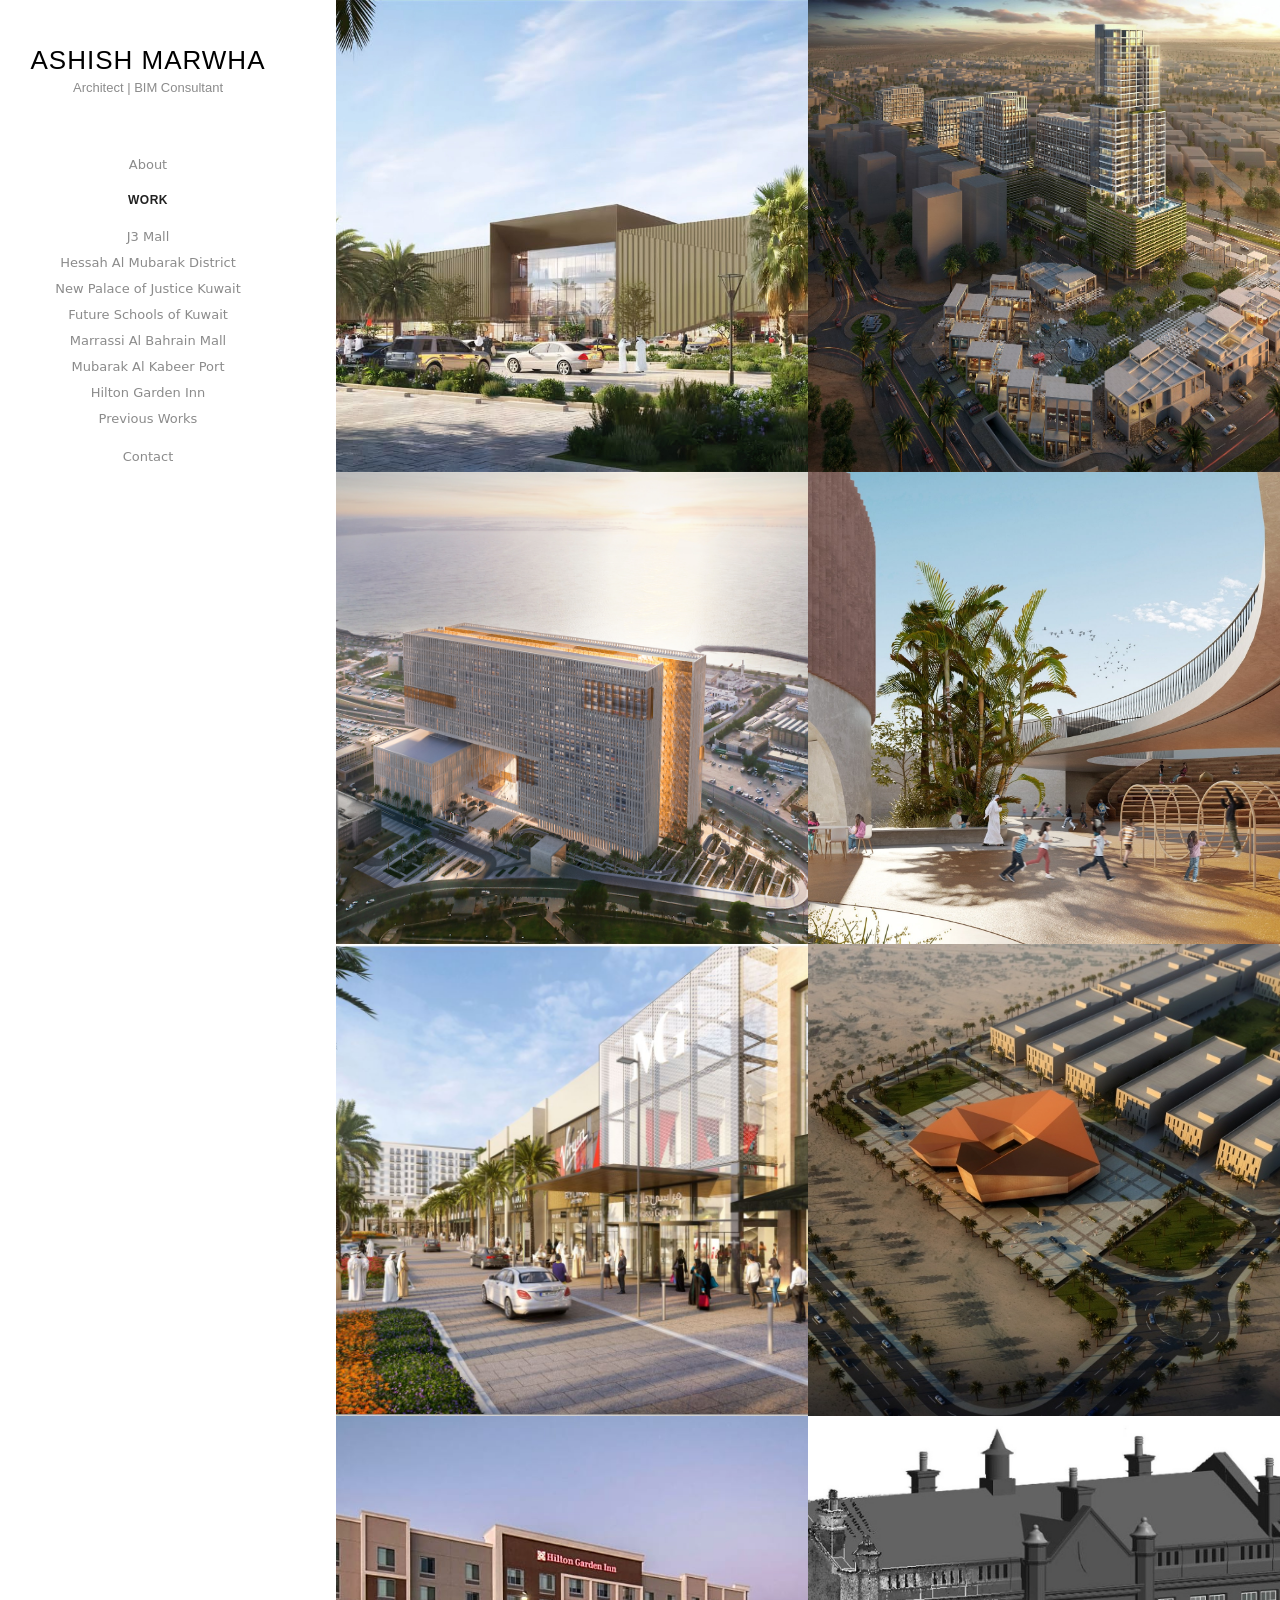
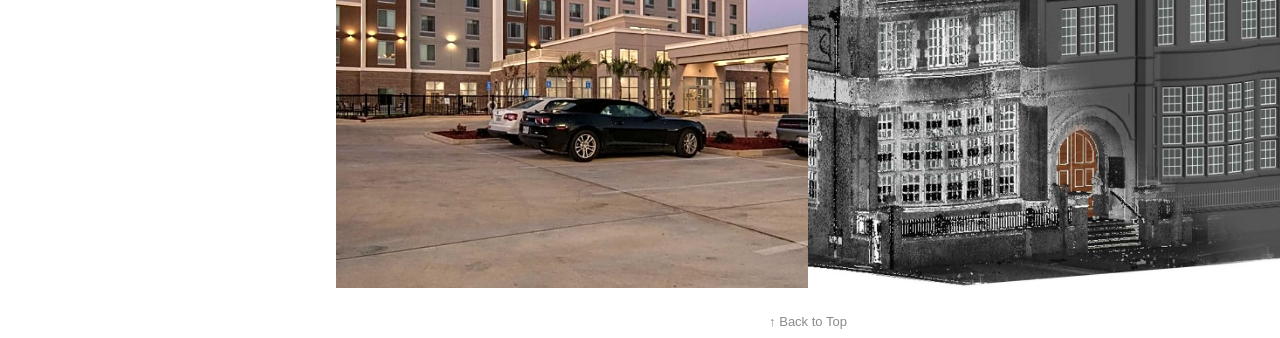
<file: index.html>
<!DOCTYPE html>
<html lang="en">
<head>
    <meta charset="UTF-8">
    <meta name="viewport" content="width=device-width, initial-scale=1.0">
    <title>Ashish Marwha | Portfolio</title>
    <link rel="stylesheet" href="style.css">
</head>
<body>
    <button class="hamburger" id="hamburger" aria-label="Open menu">&#9776;</button>

    <div class="container">

        <aside class="sidebar">
            <h1><a href="index.html">ASHISH MARWHA</a></h1>
            <p>Architect | BIM Consultant</p>
            <nav>
                <ul>
                    <li><a href="projects/about.html">About</a></li>
                    <li class="nav-section">WORK</li>
                    <li class="nav-project"><a href="projects/j3mall.html">J3 Mall</a></li>
                    <li class="nav-project"><a href="projects/hessah.html">Hessah Al Mubarak District</a></li>
                    <li class="nav-project"><a href="projects/npoj.html">New Palace of Justice Kuwait</a></li>
                    <li class="nav-project"><a href="projects/fsk.html">Future Schools of Kuwait</a></li>
                    <li class="nav-project"><a href="projects/marrassi.html">Marrassi Al Bahrain Mall</a></li>
                    <li class="nav-project"><a href="projects/mak.html">Mubarak Al Kabeer Port</a></li>
                    <li class="nav-project"><a href="projects/hgi.html">Hilton Garden Inn</a></li>
                    <li class="nav-project"><a href="projects/previous.html">Previous Works</a></li>
                    <li><a href="projects/contact.html">Contact</a></li>
                </ul>
            </nav>
        </aside>

        <main class="main">
            <section id="work" class="gallery">
                <div class="item">
                    <a href="projects/j3mall.html">
                        <img src="Images/P01_J3Mall_01.jpeg" alt="J3 Mall">
                        <div class="overlay">
                            <span class="year">2022</span>
                            <span class="project">J3 MALL</span>
                        </div>
                    </a>
                </div>

                <div class="item">
                    <a href="projects/hessah.html">
                        <img src="Images/P02_HMD_01.jpg" alt="Hessah al Mubarak District">
                        <div class="overlay">
                            <span class="year">2021</span>
                            <span class="project">HESSAH AL MUBARAK DISTRICT</span>
                        </div>
                    </a>
                </div>

                <div class="item">
                    <a href="projects/npoj.html">
                        <img src="Images/P03_NPOJ_001.jpeg" alt="New Palace of Justice Kuwait">
                        <div class="overlay">
                            <span class="year">2020</span>
                            <span class="project">NEW PALACE OF JUSTICE KUWAIT</span>
                        </div>
                    </a>
                </div>

                <div class="item">
                    <a href="projects/fsk.html">
                        <img src="Images/P04_FSK_001.jpg" alt="Future Schools of Kuwait">
                        <div class="overlay">
                            <span class="year">2020</span>
                            <span class="project">FUTURE SCHOOLS OF KUWAIT</span>
                        </div>
                    </a>
                </div>

                <div class="item">
                    <a href="projects/marrassi.html">
                        <img src="Images/P05_MAR_001.jpg" alt="Marrassi Al Bahrain Mall">
                        <div class="overlay">
                            <span class="year">2019</span>
                            <span class="project">MARRASSI AL BAHRAIN MALL</span>
                        </div>
                    </a>
                </div>

                <div class="item">
                    <a href="projects/mak.html">
                        <img src="Images/P06_MAK_001.jpg" alt="Mubarak Al Kabeer Port">
                        <div class="overlay">
                            <span class="year">2018</span>
                            <span class="project">MUBARAK AL KABEER PORT</span>
                        </div>
                    </a>
                </div>

                <div class="item">
                    <a href="projects/hgi.html">
                        <img src="Images/P07_HGI_001.jpeg" alt="Hilton Garden Inn">
                        <div class="overlay">
                            <span class="year">2016</span>
                            <span class="project">HILTON GARDEN INN</span>
                        </div>
                    </a>
                </div>

                <div class="item">
                    <a href="projects/previous.html">
                        <img src="Images/P08_OTHER_001.jpeg" alt="Previous Works">
                        <div class="overlay">
                            <span class="year">2015</span>
                            <span class="project">PREVIOUS WORKS</span>
                        </div>
                    </a>
                </div>
                <div class="back-to-top"><a href="#">↑ Back to Top</a></div>
            </section>
        </main>
    </div>

    <script src="script.js"></script>
</body>
</html>
</file>
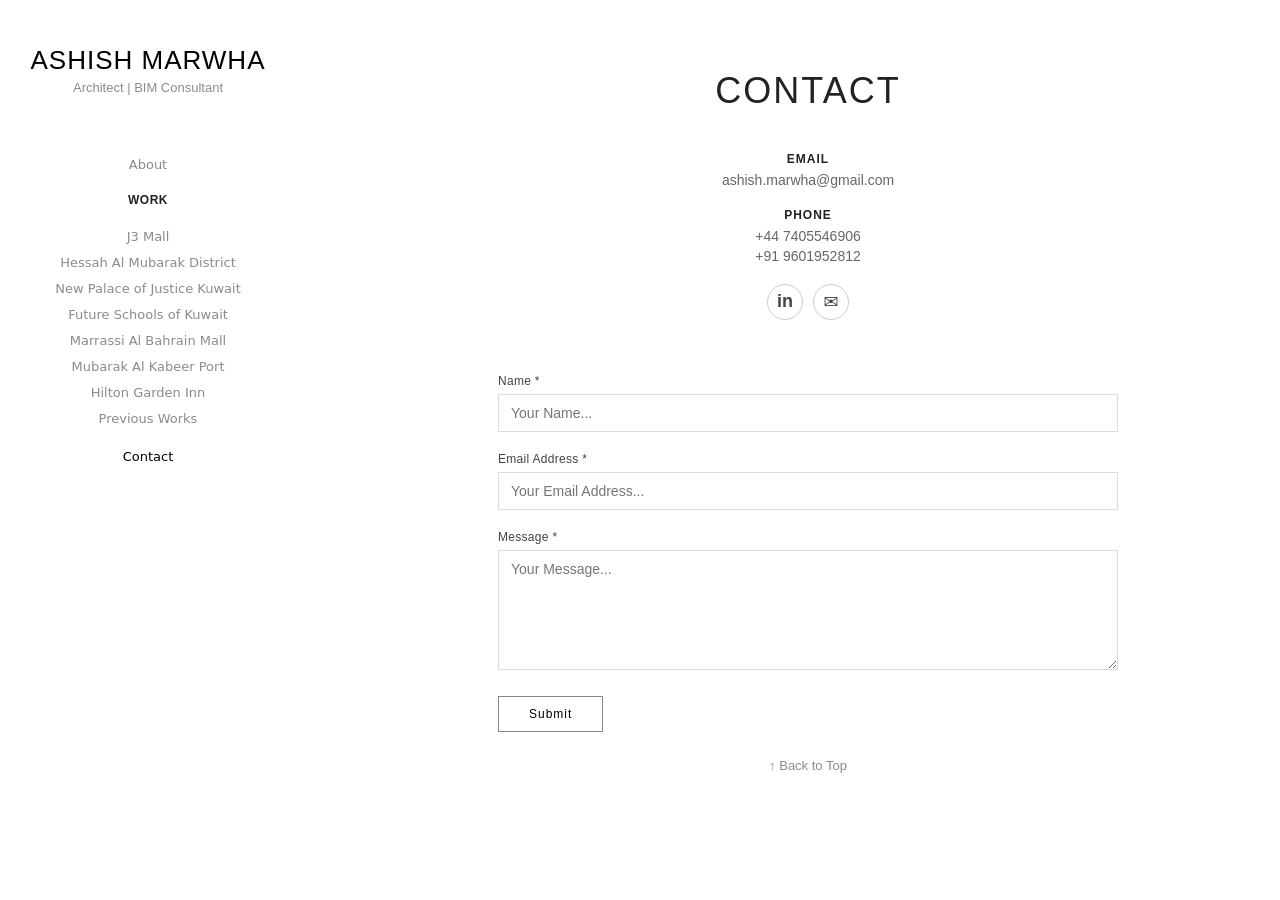
<file: projects/contact.html>
<!DOCTYPE html>
<html lang="en">
<head>
    <meta charset="UTF-8">
    <meta name="viewport" content="width=device-width, initial-scale=1.0">
    <title>Contact | Ashish Marwha</title>
    <link rel="stylesheet" href="../style.css">
</head>
<body>
    <button class="hamburger" id="hamburger" aria-label="Open menu">&#9776;</button>

    <div class="container">
        <aside class="sidebar">
            <h1><a href="../index.html">ASHISH MARWHA</a></h1>
            <p>Architect | BIM Consultant</p>
            <nav>
                <ul>
                    <li><a href="about.html">About</a></li>
                    <li class="nav-section">WORK</li>
                    <li class="nav-project"><a href="j3mall.html">J3 Mall</a></li>
                    <li class="nav-project"><a href="hessah.html">Hessah Al Mubarak District</a></li>
                    <li class="nav-project"><a href="npoj.html">New Palace of Justice Kuwait</a></li>
                    <li class="nav-project"><a href="fsk.html">Future Schools of Kuwait</a></li>
                    <li class="nav-project"><a href="marrassi.html">Marrassi Al Bahrain Mall</a></li>
                    <li class="nav-project"><a href="mak.html">Mubarak Al Kabeer Port</a></li>
                    <li class="nav-project"><a href="hgi.html">Hilton Garden Inn</a></li>
                    <li class="nav-project"><a href="previous.html">Previous Works</a></li>
                    <li><a href="contact.html">Contact</a></li>
                </ul>
            </nav>
        </aside>

        <main class="main">
            <section class="contact-detail">
                <h2>CONTACT</h2>

                <div class="contact-info">
                    <h3>EMAIL</h3>
                    <p>ashish.marwha@gmail.com</p>

                    <h3>PHONE</h3>
                    <p>+44 7405546906</p>
                    <p>+91 9601952812</p>

                    <div class="social-icons">
                        <a href="https://www.linkedin.com/in/ashish-marwha-13a16428/" target="_blank" rel="noopener noreferrer" title="LinkedIn">in</a>
                        <a href="mailto:ashish.marwha@gmail.com" title="Email">&#9993;</a>
                    </div>
                </div>

                <form class="contact-form" action="https://formsubmit.co/ashish.marwha@gmail.com" method="POST">
                    <!-- FormSubmit configuration -->
                    <input type="hidden" name="_subject" value="New message from portfolio">
                    <input type="hidden" name="_next" value="https://amarwha.github.io/projects/contact.html?sent=1">
                    <input type="hidden" name="_captcha" value="false">
                    <input type="hidden" name="_template" value="table">
                    <!-- Honeypot spam trap -->
                    <input type="text" name="_honey" style="display:none">

                    <label for="name">Name *</label>
                    <input type="text" id="name" name="name" placeholder="Your Name..." required>

                    <label for="email">Email Address *</label>
                    <input type="email" id="email" name="email" placeholder="Your Email Address..." required>

                    <label for="message">Message *</label>
                    <textarea id="message" name="message" placeholder="Your Message..." required></textarea>

                    <button type="submit">Submit</button>
                </form>

                <div class="back-to-top"><a href="#">↑ Back to Top</a></div>
            </section>
        </main>
    </div>

    <script src="../script.js"></script>
    <script>
        if (new URLSearchParams(window.location.search).get('sent') === '1') {
            const banner = document.createElement('p');
            banner.textContent = 'Thank you — your message has been sent.';
            banner.style.cssText = 'text-align:center;color:#8b8b8b;font-size:13px;margin-top:16px;';
            document.querySelector('.contact-form').replaceWith(banner);
        }
    </script>
</body>
</html>
</file>
<file: style.css>
*,
*::before,
*::after {
    box-sizing: border-box;
}

/* Global */
body {
    margin: 0;
    font-family: "Futura", "Proxima Nova", "Helvetica Neue", Arial, system-ui, -apple-system, BlinkMacSystemFont, 'Segoe UI', Roboto, Oxygen, Ubuntu, Cantarell, 'Open Sans', 'Helvetica Neue', sans-serif;
    /*transform: scaleX(0.95);
    transform-origin: center;*/
    background-color: #fff;
    color: #222222;
    display: flex;
    justify-content: center;
    align-items: flex-start;
    min-height: 100vh;
}

/* Center container */
.container {
    display: flex;
    justify-content: center;
    max-width: 1400px;
    width: 100%;
    gap: 60px;
}

/* Sidebar */
.sidebar {
    display: flex;
    flex-direction: column;
    justify-content:flex-start;
    margin-top: 45px;
    align-items: center;
    margin-left: 20px;
    width: clamp(250px, 20vw, 320px);
    text-align: center;
}

.sidebar h1 {
    font-weight: 500;
    letter-spacing: 1px;
    margin: 0;
}

.sidebar h1 a {
    text-decoration: none;
    font-family: "Futura", "Proxima Nova", "Helvetica Neue", Arial, system-ui, -apple-system, BlinkMacSystemFont, 'Segoe UI', Roboto, Oxygen, Ubuntu, Cantarell, 'Open Sans', 'Helvetica Neue', sans-serif;
    font-size: 26px;
    color: #000;
    transition: font-weight 0.3s none;
}

.sidebar h1 a:hover,
.sidebar h1 a:focus {
    font-weight: 550;
}

.sidebar p {
    font-weight: 200;
    font-size: 13px;
    margin-top: 4px;
    margin-bottom: 60px;
    color: #8b8b8b;
}

.sidebar ul {
    list-style: none;
    padding: 0;
    margin: 0;
}

.sidebar li {
    margin-bottom: 20px;
}

.sidebar nav a {
    font-family: system-ui, -apple-system, BlinkMacSystemFont, 'Segoe UI', Roboto, Oxygen, Ubuntu, Cantarell, 'Open Sans', 'Helvetica Neue', sans-serif;
    font-weight: 300;
    font-size: 13px;
}

.sidebar nav a.nav-active {
    color: #000 !important;
}

.sidebar a {
    text-decoration: none;
    color: #8b8b8b;
    font-size: 16px;
    transition: color 0.2s;
}

.sidebar a:hover,
.sidebar a:focus {
    color: #000;
    outline: none;
}

/* Main Grid */
.main {
    display: flex;
    justify-content: center;
    align-items: center;
    flex: 1;
    overflow: hidden;
}

.gallery {
    display: grid;
    grid-template-columns: repeat(2, 1fr);
    gap: 0;
}

.gallery .item {
    position: relative;
    aspect-ratio: 1 / 1;
    overflow: hidden;
    background: #e5e5e5;
}

.gallery img {
    display: block;
    width: 100%;
    height: 100%;
    object-fit:cover;
    border-radius: 0;
}

/* Hover overlay */
.overlay {
    position: absolute;
    inset: 0;
    display: flex;
    flex-direction: column;
    justify-content: center;
    align-items: center;
    background-color: rgba(255, 255, 255, 0.8);
    margin: 20px;
    opacity: 0;
    transition: opacity 0.28s ease;
    pointer-events: none;
}

.overlay .year {
    font-size: 24px;
    color: #8b8b8b;
    margin-bottom: 8px;
}

.overlay .project {
    font-weight: lighter;
    font-size: 48px;
    color: #111;
    margin: 25px;
    letter-spacing: 1px;
    text-align: center;
}

.item:hover .overlay,
.item:focus-within .overlay,
.item.active .overlay {
    opacity: 1;
    pointer-events: auto;
}

.item a:focus {
    outline: 2px solid #000;
    outline-offset: 2px;
}

.sidebar-header {
	display: flex;
	align-items: center;
	justify-content: space-between;
}

/* ---- Hamburger menu button ---- */
.hamburger {
    display: none;
    position: fixed;
    top: 18px;
    right: 20px;
    z-index: 300;
    background: none;
    border: none;
    font-size: 26px;
    cursor: pointer;
    color: #222;
    padding: 4px 8px;
    line-height: 1;
}

/* Responsive */
@media (max-width: 900px) {
    .hamburger {
        display: block;
    }

    .container {
        flex-direction: column;
        gap: 0;
    }

    /* Sidebar collapses to a slim top header bar showing just the name */
    .sidebar {
        display: flex;
        flex-direction: row;
        position: fixed;
        top: 0;
        left: 0;
        right: 0;
        height: 56px;
        z-index: 200;
        background: #fff;
        border-bottom: 1px solid #eee;
        overflow: hidden;
        margin: 0;
        padding: 0;
        width: 100%;
        align-items: center;
        justify-content: center;
        text-align: center;
    }

    /* Only the name is visible in top-bar mode */
    .sidebar p,
    .sidebar nav {
        display: none;
    }

    .sidebar h1 {
        font-size: 18px;
        margin: 0;
    }

    /* When nav is open or closing: full-screen overlay layout */
    .sidebar.nav-open,
    .sidebar.nav-closing {
        flex-direction: column;
        height: 100%;
        overflow-y: auto;
        overflow-x: hidden;
        padding: 60px 0 40px;
        align-items: center;
        justify-content: flex-start;
        text-align: center;
        border-bottom: none;
    }

    .sidebar.nav-open h1,
    .sidebar.nav-closing h1 {
        font-size: 26px;
        margin-bottom: 0;
    }

    .sidebar.nav-open p,
    .sidebar.nav-closing p,
    .sidebar.nav-open nav,
    .sidebar.nav-closing nav {
        display: block;
    }

    .sidebar.nav-open nav,
    .sidebar.nav-closing nav {
        width: 100%;
        text-align: center;
    }

    /* Slide in from right on open, slide out on close */
    .sidebar.nav-open {
        animation: slideFromRight 0.3s ease forwards;
    }

    .sidebar.nav-closing {
        animation: slideToRight 0.3s ease forwards;
    }

    /* Push content below fixed top bar */
    .main {
        padding-top: 76px;
        width: 100%;
    }
}

/* Project Page */
.project-detail {
    padding: 40px;
    max-width: 1000px;
    margin: 0 auto;
}

.project-detail h2 {
    text-align: center;
    font-size: 36px;
    font-weight: 400;
    margin-bottom: 20px;
}

.project-description {
    text-align: center;
    color: #444;
    font-size: 16px;
    margin-bottom: 40px;
    line-height: 1.6;
}

.project-gallery {
    display: grid;
    grid-template-columns: repeat(2, 1fr);
    gap: 15px;
}

.project-gallery img {
    width: 100%;
    height: auto;
    border-radius: 0;
    object-fit: cover;
}

.project-gallery img.wide {
    grid-column: span 2;
}

@media (max-width: 900px) {
    .project-gallery {
        grid-template-columns: 1fr;
    }
}


/* ------- LIGHTBOX STYLING ------- */
.project-gallery img {
    cursor: zoom-in;
    transition: transform 0.3s ease;
}

.project-gallery img:hover {
    transform: scale(1.02);
}

.lightbox {
    position: fixed;
    inset: 0;
    background: rgba(255, 255, 255, 0.95);
    display: none;
    justify-content: center;
    align-items: center;
    z-index: 1000;
    touch-action: none;
    user-select: none;
}

.lightbox img {
    max-width: 100%;
    max-height: 100%;
    object-fit: contain;
    opacity: 0;
    transform-origin: center center;
    will-change: transform, opacity;
}

.lightbox.active {
    display: flex;
}

.lightbox button {
    position: absolute;
    border: none;
    cursor: pointer;
    aspect-ratio: 1;
    display: flex;
    justify-content: center;
    align-items: center;
    transition: background-color 0.3s ease;
    	z-index: 10;
}

.lightbox-prev,
.lightbox-next {
    background: rgba(40, 40, 40, 0.2);
    color: white;
    font-size: 32px;
    font-weight: 700;
    width: 60px;
    opacity: 0;
    border-radius: 500%;
    transition: opacity 0.3s ease;
}


.lightbox-prev:hover,
.lightbox-next:hover {
    background: rgba(40, 40, 40, 0.4);
}

.lightbox-close {
    top: 20px;
    right: 20px;
    font-size: 24px;
    background: rgba(220, 220, 220, 0.2);
    color: #000;
    width: 42px;
    opacity: 0;
    border-radius: 80%;
    transition: opacity 0.5s ease, background-color 0.3s ease;
}

.lightbox-close:hover {
    background: rgba(220, 220, 220, 0.4);
}

.lightbox-prev {
    left: 20px;
}

.lightbox-next {
    right: 20px;
}


/* ---- Sidebar full project list ---- */
.sidebar .nav-section {
    font-size: 12px;
    font-weight: 600;
    color: #222;
    letter-spacing: 0.5px;
    margin-top: 16px;
    margin-bottom: 20px;
    pointer-events: none;
    cursor: default;
}

/* Same gap above Contact as above WORK */
.sidebar nav ul li:last-child {
    margin-top: 20px;
}

.sidebar li.nav-project {
    margin-bottom: 8px;
}

.sidebar li.nav-project a {
    font-size: 13px;
}

/* ---- Gallery description (inside project-gallery grid) ---- */
.gallery-description {
    display: flex;
    flex-direction: column;
    justify-content: center;
    padding: 24px 28px;
    color: #8b8b8b;
    font-size: 16px;
    line-height: 1.8;
}

/* ---- Back to Top ---- */
.back-to-top {
    text-align: center;
    padding: 24px 0 8px;
}

/* Back to Top inside the homepage gallery grid — spans full width */
.gallery .back-to-top {
    grid-column: 1 / -1;
}

.back-to-top a {
    color: #8b8b8b;
    text-decoration: none;
    font-size: 13px;
    transition: color 0.2s;
}

.back-to-top a:hover {
    color: #000;
}

/* ---- About Page ---- */
.about-detail {
    padding: 40px;
    max-width: 1000px;
    margin: 0 auto;
    align-self: flex-start;
}

.about-detail h2 {
    text-align: center;
    font-size: 36px;
    font-weight: 400;
    margin-bottom: 40px;
    letter-spacing: 2px;
}

.about-content {
    display: flex;
    gap: 50px;
    align-items: flex-start;
}

.about-portrait {
    width: 260px;
    flex-shrink: 0;
    object-fit: cover;
    cursor: zoom-in;
    transition: transform 0.3s ease;
}

.about-portrait:hover {
    transform: scale(1.02);
}

.about-text {
    flex: 1;
    color: #8b8b8b;
    font-size: 16px;
    line-height: 1.9;
}

.about-text p {
    margin: 0 0 20px;
}

/* ---- Contact Page ---- */
.contact-detail {
    padding: 40px;
    max-width: 700px;
    margin: 0 auto;
    align-self: flex-start;
    width: 100%;
}

.contact-detail h2 {
    text-align: center;
    font-size: 36px;
    font-weight: 400;
    margin-bottom: 40px;
    letter-spacing: 2px;
}

.contact-info {
    text-align: center;
    margin-bottom: 40px;
}

.contact-info h3 {
    font-size: 12px;
    font-weight: 600;
    letter-spacing: 1px;
    color: #222;
    margin: 20px 0 6px;
}

.contact-info p {
    color: #666;
    font-size: 14px;
    margin: 4px 0;
}

.social-icons {
    display: flex;
    justify-content: center;
    gap: 10px;
    margin-top: 20px;
}

.social-icons a {
    display: inline-flex;
    align-items: center;
    justify-content: center;
    width: 36px;
    height: 36px;
    border-radius: 50%;
    border: 1px solid #ccc;
    color: #444;
    text-decoration: none;
    font-size: 18px;
    font-weight: 600;
    transition: border-color 0.2s, color 0.2s;
}

.social-icons a:hover {
    border-color: #000;
    color: #000;
}

.contact-form {
    display: flex;
    flex-direction: column;
    gap: 6px;
}

.contact-form label {
    font-size: 12px;
    color: #444;
    margin-top: 14px;
    letter-spacing: 0.3px;
}

.contact-form input,
.contact-form textarea {
    border: 1px solid #ddd;
    padding: 10px 12px;
    font-family: inherit;
    font-size: 14px;
    color: #333;
    outline: none;
    background: transparent;
    transition: border-color 0.2s;
}

.contact-form input:focus,
.contact-form textarea:focus {
    border-color: #888;
}

.contact-form textarea {
    min-height: 120px;
    resize: vertical;
}

.contact-form button {
    align-self: flex-start;
    margin-top: 20px;
    padding: 10px 30px;
    background: #fff;
    border: 1px solid #888;
    font-family: inherit;
    font-size: 12px;
    letter-spacing: 1px;
    cursor: pointer;
    transition: background 0.2s, color 0.2s, border-color 0.2s;
}

.contact-form button:hover {
    background: #000;
    color: #fff;
    border-color: #000;
}

/* ---- Previous Works hover overlay ---- */
.prev-item {
    position: relative;
    overflow: hidden;
}

.prev-item.wide {
    grid-column: span 2;
}

.prev-overlay {
    position: absolute;
    inset: 0;
    display: flex;
    flex-direction: column;
    justify-content: center;
    align-items: center;
    background-color: rgba(255, 255, 255, 0.82);
    margin: 20px;
    opacity: 0;
    transition: opacity 0.28s ease;
    pointer-events: none;
    text-align: center;
    padding: 16px;
}

.prev-item:hover .prev-overlay {
    opacity: 1;
}

.prev-title-main {
    font-size: 17px;
    font-weight: 400;
    color: #111;
    letter-spacing: 0.5px;
    line-height: 1.4;
    margin-bottom: 8px;
}

.prev-title-location {
    font-size: 12px;
    font-weight: 300;
    color: #8b8b8b;
    letter-spacing: 0.6px;
}

/* ---- Lightbox caption ---- */
.lightbox-caption {
    position: absolute;
    bottom: 28px;
    left: 0;
    right: 0;
    text-align: center;
    color: #444;
    font-size: 13px;
    letter-spacing: 0.4px;
    margin: 0;
    padding: 0 80px;
    opacity: 0;
    transition: opacity 0.4s ease;
    pointer-events: none;
}

/* Sidebar slide-in/out animations (mobile) */
@keyframes slideFromRight {
    from { transform: translateX(100%); }
    to   { transform: translateX(0); }
}

@keyframes slideToRight {
    from { transform: translateX(0); }
    to   { transform: translateX(100%); }
}

/* Overlay text scaled down for phone screens */
@media (max-width: 600px) {
    .overlay .year {
        font-size: 11px;
        margin-bottom: 4px;
    }

    .overlay .project {
        font-size: 18px;
        margin: 6px 10px;
        letter-spacing: 0.5px;
    }
}

/* ---- Responsive additions ---- */
@media (max-width: 900px) {
    .about-content {
        flex-direction: column;
        align-items: center;
    }

    .about-portrait {
        width: 200px;
    }

    .contact-form button {
        color: #222;
        -webkit-appearance: none;
    }
}
</file>
